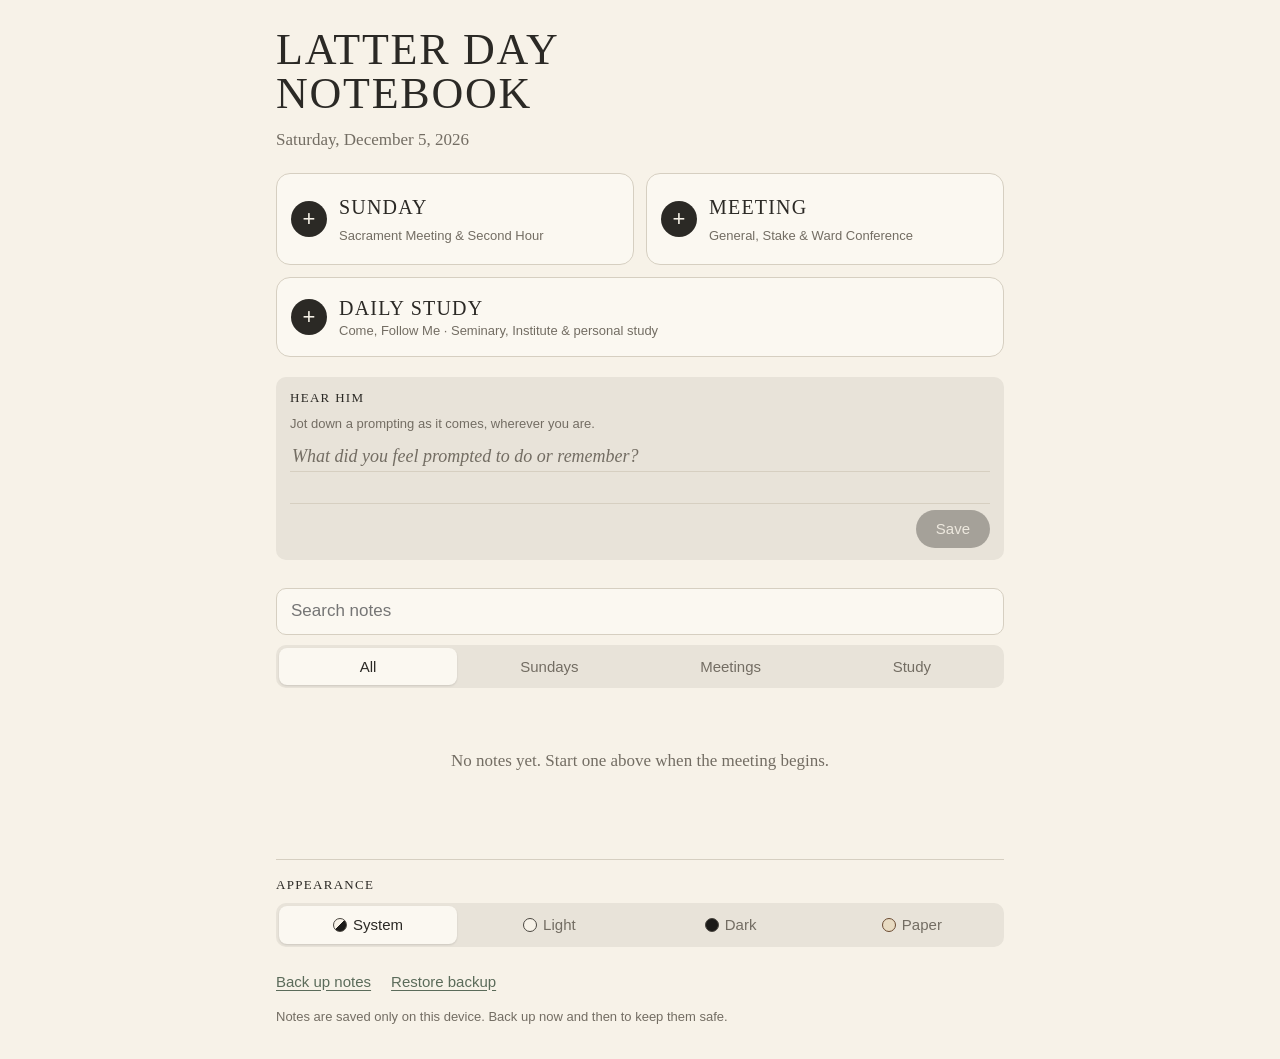
<file: index.html>
<!doctype html>
<html lang="en">
<head>
  <meta charset="utf-8">
  <meta name="viewport" content="width=device-width, initial-scale=1, viewport-fit=cover">
  <meta name="description" content="Take notes in sacrament meeting, second hour, and conference.">
  <meta name="theme-color" content="#f7f2e8" media="(prefers-color-scheme: light)">
  <meta name="theme-color" content="#1b1a18" media="(prefers-color-scheme: dark)">
  <meta name="apple-mobile-web-app-capable" content="yes">
  <meta name="mobile-web-app-capable" content="yes">
  <meta name="apple-mobile-web-app-status-bar-style" content="default">
  <meta name="apple-mobile-web-app-title" content="LDNotebook">
  <link rel="manifest" href="manifest.webmanifest">
  <link rel="icon" href="icons/icon-192.png" type="image/png">
  <link rel="apple-touch-icon" href="icons/apple-touch-icon.png">
  <link rel="stylesheet" href="styles.css">
  <script>
    // Apply the saved appearance before first paint to avoid a flash.
    try {
      var t = localStorage.getItem('churchNotes.theme');
      if (t && t !== 'system') document.documentElement.setAttribute('data-appearance', t);
    } catch (e) {}
  </script>
  <title>Latter Day Notebook</title>
</head>
<body>
  <main id="app"></main>
  <noscript>Latter Day Notebook needs JavaScript turned on.</noscript>
  <script src="schema.js"></script>
  <script src="app.js"></script>
</body>
</html>
</file>
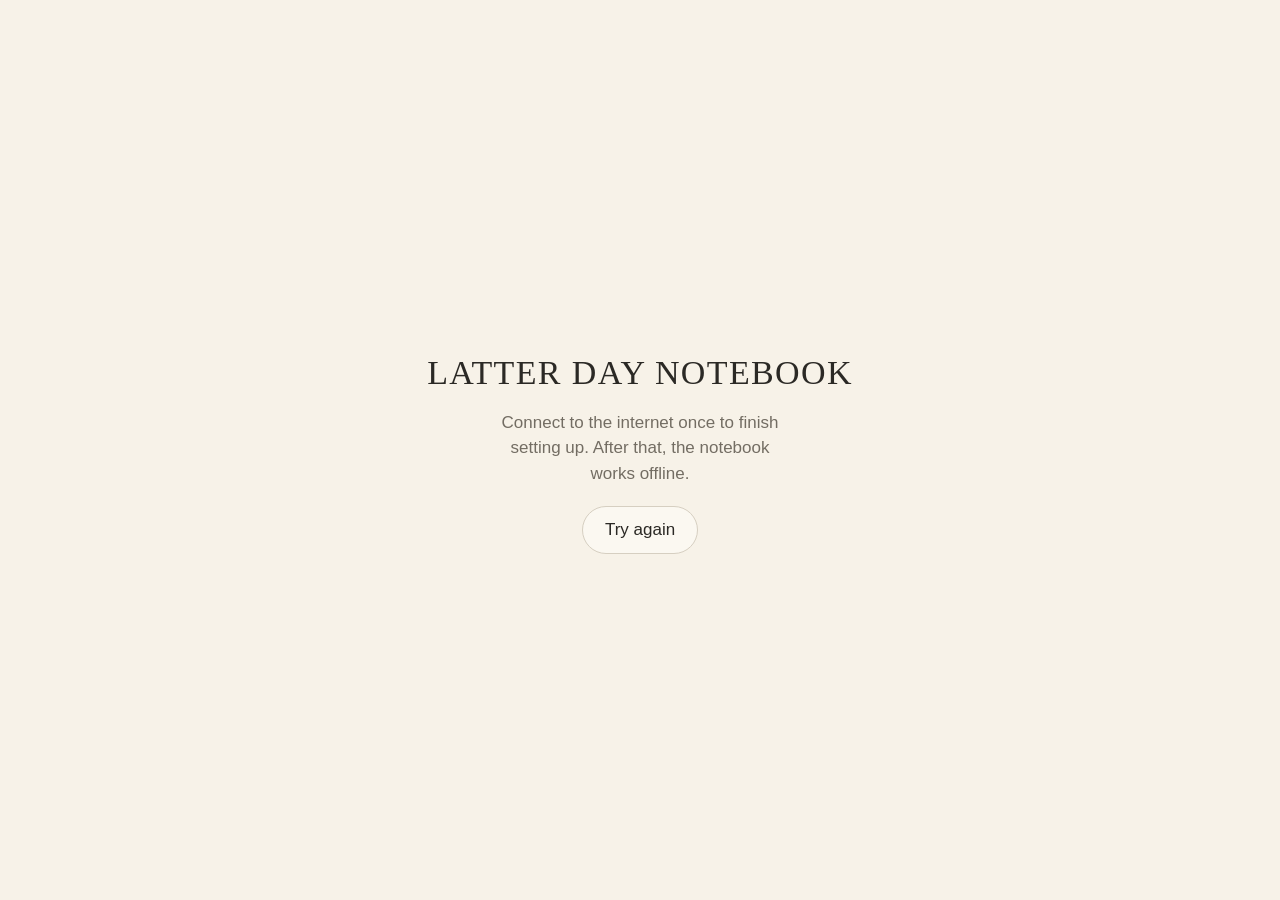
<file: android/app/src/main/assets/offline.html>
<!doctype html>
<html lang="en">
<head>
<meta charset="utf-8">
<meta name="viewport" content="width=device-width, initial-scale=1">
<title>LDNotebook</title>
<style>
  :root { --paper: #f7f2e8; --ink: #2b2925; --muted: #736d63; --card: #fbf8f1; --rule: #d6cfc1; }
  @media (prefers-color-scheme: dark) { :root { --paper: #1b1a18; --ink: #ece6da; --muted: #a39b8e; --card: #24221f; --rule: #3d3a35; } }
  body { margin: 0; background: var(--paper); color: var(--ink); font: 17px/1.5 -apple-system, Roboto, sans-serif;
         min-height: 100vh; display: grid; place-items: center; padding: 24px; box-sizing: border-box; text-align: center; }
  h1 { font-family: Georgia, serif; font-weight: 400; text-transform: uppercase; letter-spacing: .04em; margin: 0 0 12px; }
  p { color: var(--muted); max-width: 30ch; margin: 0 auto 20px; }
  button { font: inherit; color: inherit; background: var(--card); border: 1px solid var(--rule); border-radius: 999px; padding: 10px 22px; }
</style>
</head>
<body>
  <main>
    <h1>Latter Day Notebook</h1>
    <p>Connect to the internet once to finish setting up. After that, the notebook works offline.</p>
    <button type="button" onclick="location.href='https://macx10sen.github.io/LDS-Notes/'">Try again</button>
  </main>
</body>
</html>
</file>
<file: styles.css>
:root {
  --paper: #f7f2e8;
  --card: #fbf8f1;
  --ink: #2b2925;
  --muted: #736d63;
  --rule: #d6cfc1;
  --rule-strong: #4a4640;
  --band: #e8e3d9;
  --accent: #5b6b5a;
  --danger: #9b3b30;
  --focus: #8a7a52;
  --line: 32px; /* must match LINE in app.js */
  --serif: "Iowan Old Style", "Palatino Linotype", Palatino, "Book Antiqua", Georgia, serif;
  --sans: -apple-system, BlinkMacSystemFont, "Segoe UI", Roboto, "Helvetica Neue", Arial, sans-serif;
  color-scheme: light;
}

/* Appearance: "System" sets no data-appearance and follows the device
   (or the host's data-theme); the other choices force a palette. */
@media (prefers-color-scheme: dark) {
  :root:not([data-theme="light"]):not([data-appearance]) {
    --paper: #1b1a18;
    --card: #24221f;
    --ink: #ece6da;
    --muted: #a39b8e;
    --rule: #3d3a35;
    --rule-strong: #b8b0a2;
    --band: #2c2a26;
    --accent: #a9b8a6;
    --danger: #e08a7e;
    --focus: #cdb880;
    color-scheme: dark;
  }
}

:root[data-theme="dark"]:not([data-appearance]),
:root[data-appearance="dark"] {
  --paper: #1b1a18;
  --card: #24221f;
  --ink: #ece6da;
  --muted: #a39b8e;
  --rule: #3d3a35;
  --rule-strong: #b8b0a2;
  --band: #2c2a26;
  --accent: #a9b8a6;
  --danger: #e08a7e;
  --focus: #cdb880;
  color-scheme: dark;
}

:root[data-appearance="light"] {
  --paper: #f7f2e8;
  --card: #fbf8f1;
  --ink: #2b2925;
  --muted: #736d63;
  --rule: #d6cfc1;
  --rule-strong: #4a4640;
  --band: #e8e3d9;
  --accent: #5b6b5a;
  --danger: #9b3b30;
  --focus: #8a7a52;
  color-scheme: light;
}

:root[data-appearance="paper"] {
  --paper: #e8dbc2;
  --card: #f0e5cf;
  --ink: #4a3221;
  --muted: #7a604b;
  --rule: #c7b18f;
  --rule-strong: #6b4b32;
  --band: #dac7a5;
  --accent: #7b5a36;
  --danger: #92311f;
  --focus: #8a6431;
  color-scheme: light;
}

* { box-sizing: border-box; }

/* Elements marked hidden stay hidden even when a class sets display. */
[hidden] { display: none !important; }

html { -webkit-text-size-adjust: 100%; background: var(--paper); }

body {
  margin: 0;
  background: var(--paper);
  color: var(--ink);
  font: 17px/1.45 var(--sans);
  -webkit-tap-highlight-color: transparent;
}

main {
  max-width: 760px;
  margin: 0 auto;
  padding-top: 0;
  padding-bottom: calc(32px + env(safe-area-inset-bottom, 0px));
  padding-left: max(16px, env(safe-area-inset-left, 0px));
  padding-right: max(16px, env(safe-area-inset-right, 0px));
}

button, input, textarea { font: inherit; color: inherit; }

:focus-visible { outline: 2px solid var(--focus); outline-offset: 2px; }

.display {
  font-family: var(--serif);
  font-weight: 400;
  text-transform: uppercase;
  letter-spacing: 0.04em;
  line-height: 1;
  margin: 0;
}

.label {
  font-family: var(--serif);
  font-size: 13px;
  font-weight: 400;
  letter-spacing: 0.1em;
  text-transform: uppercase;
  color: var(--ink);
  margin: 0;
}

.sublabel {
  margin-left: 0.6em;
  color: var(--muted);
}

/* ---------- home ---------- */

.home-head {
  padding: calc(28px + env(safe-area-inset-top)) 0 20px;
}
.home-head .display { font-size: 44px; }
.home-head .sub {
  margin: 12px 0 0;
  font-family: var(--serif);
  color: var(--muted);
}

.new-grid {
  display: grid;
  grid-template-columns: 1fr 1fr;
  gap: 12px;
}

.new-btn {
  display: grid;
  grid-template-columns: auto 1fr;
  grid-template-rows: auto auto;
  column-gap: 12px;
  align-items: center;
  text-align: left;
  padding: 16px 14px;
  border: 1px solid var(--rule);
  border-radius: 14px;
  background: var(--card);
  cursor: pointer;
  min-height: 92px;
}
.new-btn:active { background: var(--band); }
.new-btn.type-study { grid-column: 1 / -1; min-height: 72px; }
.new-btn[aria-expanded="true"] { border-color: var(--rule-strong); }

.kind-picker {
  grid-column: 1 / -1;
  display: flex;
  flex-direction: column;
  gap: 8px;
  padding: 12px 14px;
  border-radius: 14px;
  background: var(--band);
}
.kind-buttons { display: grid; grid-template-columns: 1fr 1fr; gap: 8px; }
.kind-btn {
  border: 1px solid var(--rule);
  background: var(--card);
  border-radius: 10px;
  padding: 12px 8px;
  font-family: var(--serif);
  font-size: 17px;
  cursor: pointer;
}
.kind-btn:active { background: var(--paper); }
.new-btn .plus {
  grid-row: 1 / 3;
  width: 36px;
  height: 36px;
  border-radius: 50%;
  display: grid;
  place-items: center;
  background: var(--ink);
  color: var(--paper);
  font-size: 22px;
  line-height: 1;
}
.new-label {
  font-family: var(--serif);
  font-size: 20px;
  text-transform: uppercase;
  letter-spacing: 0.06em;
}
.new-blurb { font-size: 13px; color: var(--muted); line-height: 1.3; }

.list-tools {
  display: flex;
  flex-direction: column;
  gap: 10px;
  margin: 28px 0 12px;
}

.search {
  width: 100%;
  padding: 10px 14px;
  border: 1px solid var(--rule);
  border-radius: 10px;
  background: var(--card);
  font-size: 17px;
}

.segmented {
  display: flex;
  background: var(--band);
  border-radius: 10px;
  padding: 3px;
  gap: 3px;
}
.segmented button {
  flex: 1;
  border: 0;
  background: transparent;
  padding: 8px 6px;
  border-radius: 8px;
  font-size: 15px;
  color: var(--muted);
  cursor: pointer;
}
.segmented button[aria-selected="true"] {
  background: var(--card);
  color: var(--ink);
  box-shadow: 0 1px 2px rgba(0, 0, 0, 0.12);
}

.note-list { display: flex; flex-direction: column; gap: 10px; }

.note-card {
  display: flex;
  flex-direction: column;
  gap: 2px;
  padding: 14px 16px;
  background: var(--card);
  border: 1px solid var(--rule);
  border-left: 4px solid var(--ink);
  border-radius: 12px;
  color: inherit;
  text-decoration: none;
}
.note-card.type-meeting { border-left-color: var(--accent); }
.note-card.type-study { border-left-color: var(--focus); }
.note-card:active { background: var(--band); }
.kicker {
  font-family: var(--serif);
  font-size: 12px;
  letter-spacing: 0.1em;
  text-transform: uppercase;
  color: var(--muted);
}
.card-title { font-family: var(--serif); font-size: 19px; }
.card-date { font-size: 14px; color: var(--muted); }
.card-snippet {
  font-size: 14px;
  color: var(--muted);
  overflow: hidden;
  display: -webkit-box;
  -webkit-line-clamp: 2;
  -webkit-box-orient: vertical;
  margin-top: 4px;
}

.empty {
  text-align: center;
  color: var(--muted);
  font-family: var(--serif);
  padding: 32px 8px;
}

.home-foot {
  margin-top: 36px;
  padding-top: 16px;
  border-top: 1px solid var(--rule);
  display: flex;
  flex-wrap: wrap;
  gap: 4px 20px;
}
.link-btn {
  border: 0;
  background: none;
  padding: 8px 0;
  color: var(--accent);
  text-decoration: underline;
  text-underline-offset: 3px;
  cursor: pointer;
  font-size: 15px;
}
.setting { width: 100%; display: flex; flex-direction: column; gap: 8px; margin-bottom: 12px; }
.appearance button { display: inline-flex; align-items: center; justify-content: center; gap: 6px; min-width: 0; }
.swatch {
  flex: none;
  width: 14px;
  height: 14px;
  border-radius: 50%;
  border: 1px solid var(--rule-strong);
}
.swatch-system { background: linear-gradient(135deg, #f7f2e8 50%, #1b1a18 50%); }
.swatch-light { background: #f7f2e8; }
.swatch-dark { background: #1b1a18; }
.swatch-paper { background: #e8dbc2; border-color: #6b4b32; }
.fine { width: 100%; margin: 4px 0 0; font-size: 13px; color: var(--muted); }

/* ---------- editor ---------- */

.editor-bar {
  position: sticky;
  top: 0;
  z-index: 5;
  display: flex;
  align-items: center;
  gap: 12px;
  margin: 0 -16px;
  padding: calc(8px + env(safe-area-inset-top)) 16px 8px;
  background: color-mix(in srgb, var(--paper) 92%, transparent);
  -webkit-backdrop-filter: blur(10px);
  backdrop-filter: blur(10px);
  border-bottom: 1px solid var(--rule);
}
.back {
  color: var(--ink);
  text-decoration: none;
  font-size: 17px;
  padding: 8px 4px;
}
.status { flex: 1; text-align: center; font-size: 13px; color: var(--muted); }
.bar-btn {
  border: 1px solid var(--rule);
  background: var(--card);
  border-radius: 999px;
  padding: 6px 14px;
  font-size: 15px;
  cursor: pointer;
}

.tabs-wrap {
  position: sticky;
  top: calc(55px + env(safe-area-inset-top));
  z-index: 4;
  margin: 0 -16px;
  padding: 8px 16px;
  background: color-mix(in srgb, var(--paper) 92%, transparent);
  -webkit-backdrop-filter: blur(10px);
  backdrop-filter: blur(10px);
}

.editor { padding-top: 12px; }

.band {
  background: var(--band);
  border-radius: 10px;
  padding: 12px 14px;
}

.when {
  display: grid;
  grid-template-columns: 1fr 1fr;
  gap: 8px 12px;
}
.when-item { display: flex; flex-direction: column; gap: 2px; min-width: 0; }
.when-item.where { grid-column: 1 / -1; }
.when-item .label { font-size: 11px; color: var(--muted); }
.when input {
  width: 100%;
  min-width: 0;
  border: 0;
  border-bottom: 1px solid var(--rule-strong);
  background: transparent;
  padding: 4px 0;
  font-size: 17px;
  border-radius: 0;
  -webkit-appearance: none;
  appearance: none;
  min-height: 34px;
}
.when input:focus { outline: none; border-bottom-width: 2px; }

.page-title {
  font-size: 34px;
  margin: 28px 0 8px;
}

.field { margin-top: 22px; min-width: 0; }
.field.band { margin-top: 26px; }

.field-head {
  display: flex;
  align-items: center;
  justify-content: space-between;
  gap: 12px;
  flex-wrap: wrap;
  padding-bottom: 6px;
  border-bottom: 1.5px solid var(--rule-strong);
}
.band .field-head { border-bottom: 0; padding-bottom: 2px; }
.field-head .check { padding: 0; min-height: 32px; font-size: 13px; }

.row { display: grid; grid-template-columns: 1fr; column-gap: 24px; }
.col { min-width: 0; }

@media (min-width: 640px) {
  .row { grid-template-columns: 1fr 1fr; }
}

/* Lined writing area, like the notebook */
.lined textarea {
  display: block;
  width: 100%;
  border: 0;
  padding: 0 2px;
  margin: 0;
  resize: none;
  overflow: hidden;
  background-color: transparent;
  background-image: linear-gradient(to bottom, transparent calc(var(--line) - 1px), var(--rule) calc(var(--line) - 1px));
  background-size: 100% var(--line);
  background-attachment: local;
  line-height: var(--line);
  font-family: var(--serif);
  font-size: 18px;
  border-radius: 0;
}
.lined textarea:focus { outline: none; }
.lined textarea::placeholder { color: var(--muted); font-style: italic; }

.line-input {
  display: block;
  width: 100%;
  border: 0;
  border-bottom: 1px solid var(--rule);
  background: transparent;
  height: var(--line);
  padding: 0 2px;
  font-family: var(--serif);
  font-size: 18px;
  border-radius: 0;
}
.line-input:focus { outline: none; border-bottom-color: var(--rule-strong); }
.line-input::placeholder { color: var(--muted); font-style: italic; }

/* Checkboxes */
.checks { display: flex; flex-direction: column; padding-top: 4px; }

.check {
  position: relative;
  display: flex;
  align-items: center;
  gap: 10px;
  min-height: 40px;
  font-size: 14px;
  letter-spacing: 0.04em;
  text-transform: uppercase;
  cursor: pointer;
}
.check input[type="checkbox"] {
  position: absolute;
  opacity: 0;
  width: 1px;
  height: 1px;
  pointer-events: none;
}
.check .box {
  flex: none;
  width: 20px;
  height: 20px;
  border: 1.5px solid var(--ink);
  border-radius: 3px;
  display: grid;
  place-items: center;
}
.check input:checked + .box { background: var(--ink); }
.check input:checked + .box::after {
  content: "";
  width: 6px;
  height: 11px;
  border: solid var(--paper);
  border-width: 0 2px 2px 0;
  transform: translateY(-1px) rotate(45deg);
}
.check input:focus-visible + .box { outline: 2px solid var(--focus); outline-offset: 2px; }
.check.other .other-input {
  flex: 1;
  min-width: 0;
  border: 0;
  border-bottom: 1px solid var(--rule);
  background: transparent;
  padding: 4px 2px;
  font-family: var(--serif);
  font-size: 17px;
  text-transform: none;
  letter-spacing: 0;
  border-radius: 0;
}
.check.other .other-input:focus { outline: none; border-bottom-color: var(--rule-strong); }
.check.other .other-input::placeholder { color: var(--muted); font-style: italic; }
.detail { margin-top: 6px; }

/* Speakers */
.speakers { display: flex; flex-direction: column; }
.speaker { padding: 8px 0 6px; border-bottom: 1px dashed var(--rule); }
.speaker-top { display: flex; align-items: flex-start; gap: 10px; }
.speaker-num {
  flex: none;
  width: 22px;
  margin-top: 6px;
  font-family: var(--serif);
  color: var(--muted);
  text-align: right;
}
.speaker-fields { flex: 1; min-width: 0; }
.speaker-fields .topic { font-size: 16px; color: var(--muted); }
.speaker .lined { margin-left: 32px; }
.icon-btn {
  flex: none;
  width: 36px;
  height: 36px;
  border: 0;
  background: none;
  font-size: 22px;
  line-height: 1;
  color: var(--muted);
  border-radius: 50%;
  cursor: pointer;
}
.icon-btn:active { background: var(--band); }
.icon-btn.armed {
  width: auto;
  padding: 0 10px;
  font-size: 14px;
  color: var(--danger);
  border-radius: 999px;
  background: var(--band);
}
.add-btn {
  margin-top: 8px;
  border: 1px dashed var(--rule-strong);
  background: transparent;
  border-radius: 10px;
  padding: 10px 14px;
  width: 100%;
  font-size: 15px;
  cursor: pointer;
}
.add-btn:active { background: var(--band); }

/* Second hour blocks */
.blocks { margin-top: 28px; }
.block-tabs button { display: inline-flex; align-items: center; justify-content: center; gap: 6px; }
.filled-dot {
  width: 7px;
  height: 7px;
  border-radius: 50%;
  background: var(--accent);
}
.block-body {
  margin-top: 12px;
  padding-left: 14px;
  border-left: 2px solid var(--band);
}
.block-title { font-size: 24px; margin: 6px 0 0; }

/* Hear Him: quick promptings */
.hear-capture { margin-top: 20px; display: flex; flex-direction: column; gap: 6px; }
.hear-capture .hint { margin: 0; }
.capture-actions { display: flex; justify-content: flex-end; }
.save-btn {
  border: 0;
  background: var(--ink);
  color: var(--paper);
  border-radius: 999px;
  padding: 8px 20px;
  font-size: 15px;
  cursor: pointer;
}
.save-btn:disabled { opacity: 0.35; cursor: default; }
.recent-prompts { display: flex; flex-direction: column; gap: 6px; }
.recent-prompts:empty { display: none; }
.recent-prompt {
  display: flex;
  gap: 10px;
  align-items: baseline;
  padding: 8px 10px;
  border-radius: 8px;
  background: var(--card);
  color: inherit;
  text-decoration: none;
  min-width: 0;
}
.recent-prompt .prompt-when { flex: none; font-size: 12px; color: var(--muted); }
.recent-prompt .text {
  font-family: var(--serif);
  font-size: 16px;
  overflow: hidden;
  text-overflow: ellipsis;
  white-space: nowrap;
  min-width: 0;
}
.recent-prompts .link-btn { align-self: flex-start; padding: 2px 0; }
.bar-spacer { width: 64px; }
.hear-sub { margin: 10px 0 0; font-family: var(--serif); color: var(--muted); }
.prompt-list { margin-top: 24px; display: flex; flex-direction: column; gap: 22px; }
.prompt-day-title { padding-bottom: 6px; border-bottom: 1.5px solid var(--rule-strong); }
.prompt { padding: 8px 0 4px; border-bottom: 1px dashed var(--rule); }
.prompt-top { display: flex; align-items: center; gap: 12px; }
.prompt-time { font-size: 13px; color: var(--muted); min-width: 4.5em; font-variant-numeric: tabular-nums; }
.prompt-top .check { flex: 1; font-size: 12px; min-height: 36px; }
.prompt.done textarea { color: var(--muted); }

/* Study week: one tab per day */
.block-tabs.day-tabs button {
  position: relative;
  flex-direction: column;
  gap: 0;
  padding: 6px 0;
  min-width: 0;
  line-height: 1.15;
}
.day-tabs .tab-top { font-size: 11px; letter-spacing: 0.06em; text-transform: uppercase; }
.day-tabs .tab-bottom { font-family: var(--serif); font-size: 18px; }
.day-tabs .filled-dot { position: absolute; top: 5px; right: 5px; width: 6px; height: 6px; }

.choice { margin-top: 8px; }

/* Hear Him */
.hear-him .count {
  font-family: var(--serif);
  font-size: 20px;
  min-width: 1ch;
}
.hint { margin: 0 0 8px; font-size: 13px; color: var(--muted); }
.dots {
  display: grid;
  grid-template-columns: repeat(12, 1fr);
  gap: 4px;
}
.dot {
  aspect-ratio: 1;
  width: 100%;
  max-width: 34px;
  justify-self: center;
  padding: 0;
  border: 1.5px solid var(--ink);
  border-radius: 50%;
  background: transparent;
  cursor: pointer;
}
.dot.on { background: var(--ink); }

/* Call to action */
.cta-item {
  display: grid;
  grid-template-columns: 9.5em 1fr;
  align-items: center;
  gap: 8px;
}
.cta-item .check { font-size: 13px; }
.cta .line-input { border-bottom-color: var(--rule-strong); }

.editor-foot { margin-top: 40px; text-align: center; }
.danger-btn.armed { background: var(--danger); color: var(--paper); border-color: var(--danger); }
.danger-btn {
  border: 1px solid var(--rule);
  background: transparent;
  color: var(--danger);
  border-radius: 999px;
  padding: 8px 18px;
  font-size: 15px;
  cursor: pointer;
}

/* Toast */
#toast {
  position: fixed;
  left: 50%;
  bottom: calc(24px + env(safe-area-inset-bottom));
  transform: translate(-50%, 20px);
  max-width: calc(100% - 32px);
  background: var(--ink);
  color: var(--paper);
  padding: 10px 16px;
  border-radius: 10px;
  font-size: 15px;
  opacity: 0;
  pointer-events: none;
  transition: opacity 0.2s, transform 0.2s;
  z-index: 20;
}
#toast.show { opacity: 1; transform: translate(-50%, 0); }

@media print {
  .editor-bar, .tabs-wrap, .editor-foot, .add-btn, .icon-btn { display: none; }
}

.when-item:only-child { grid-column: 1 / -1; }
</file>
